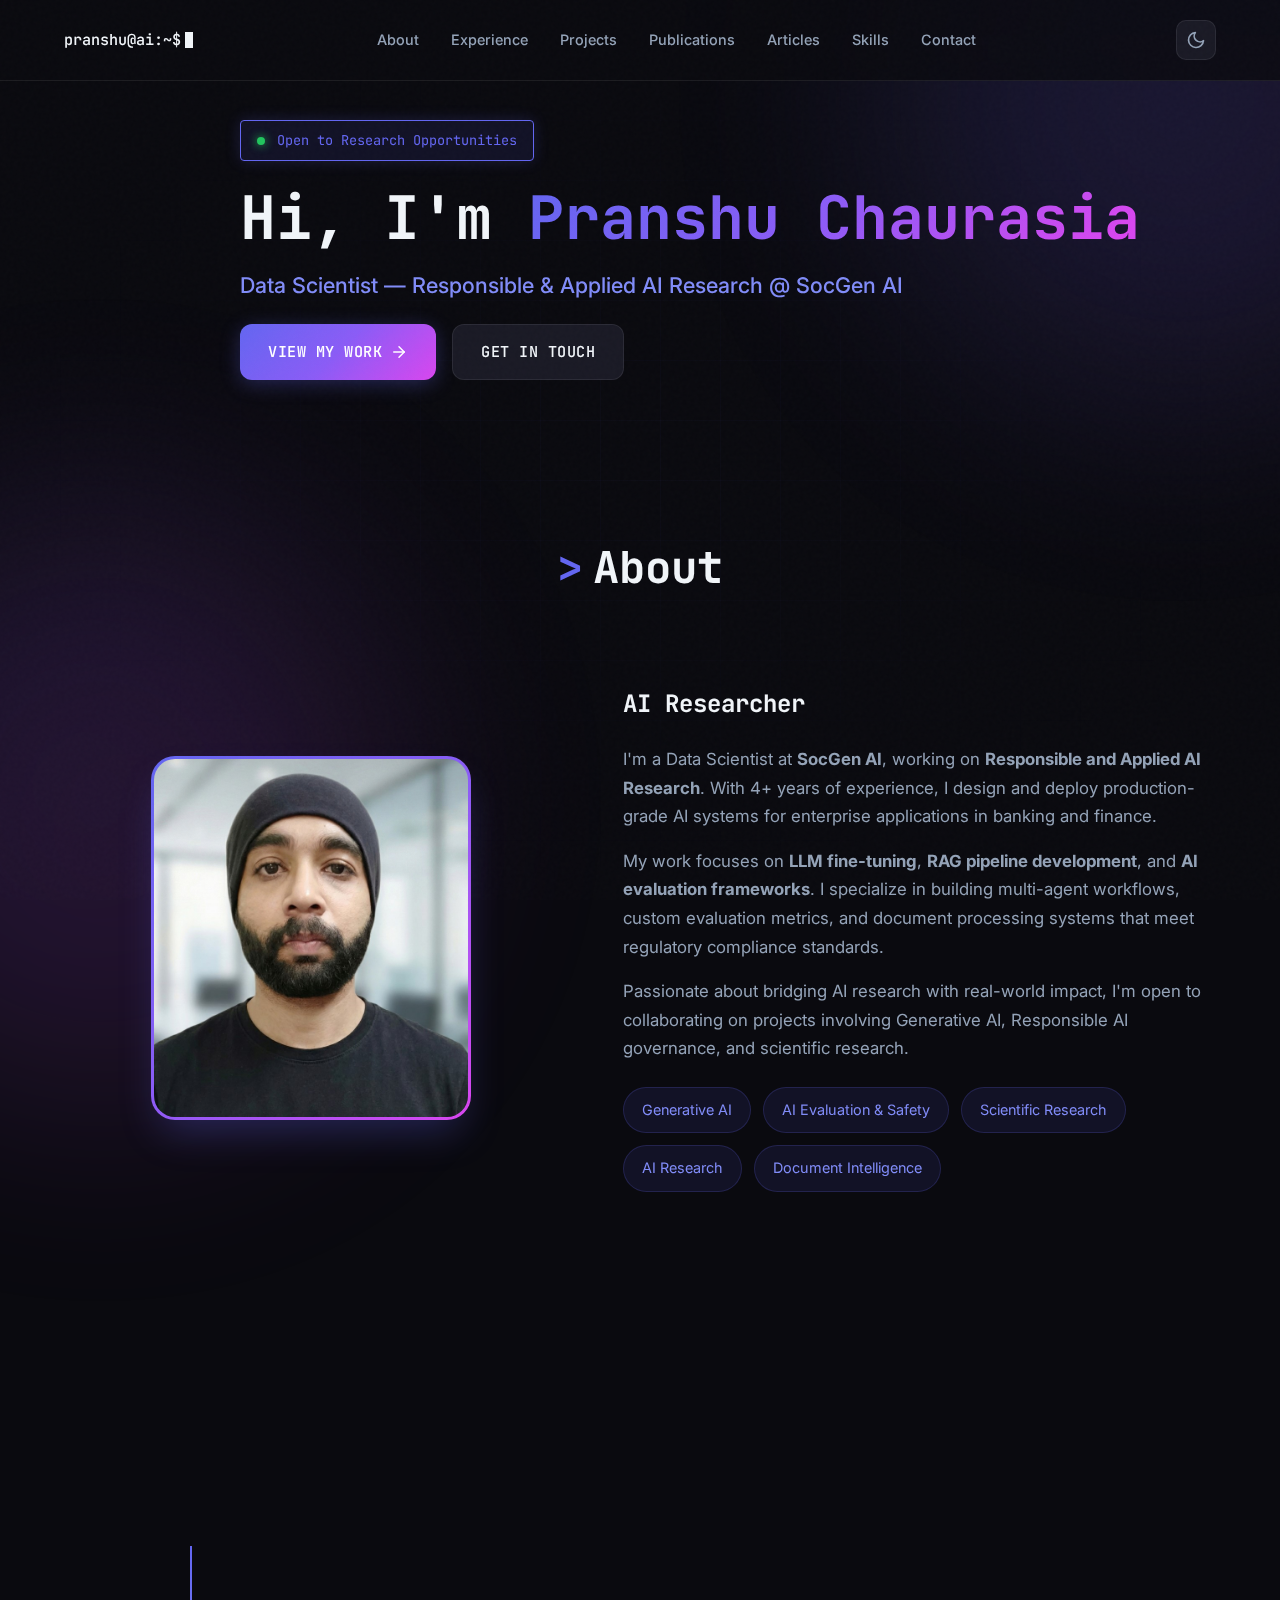
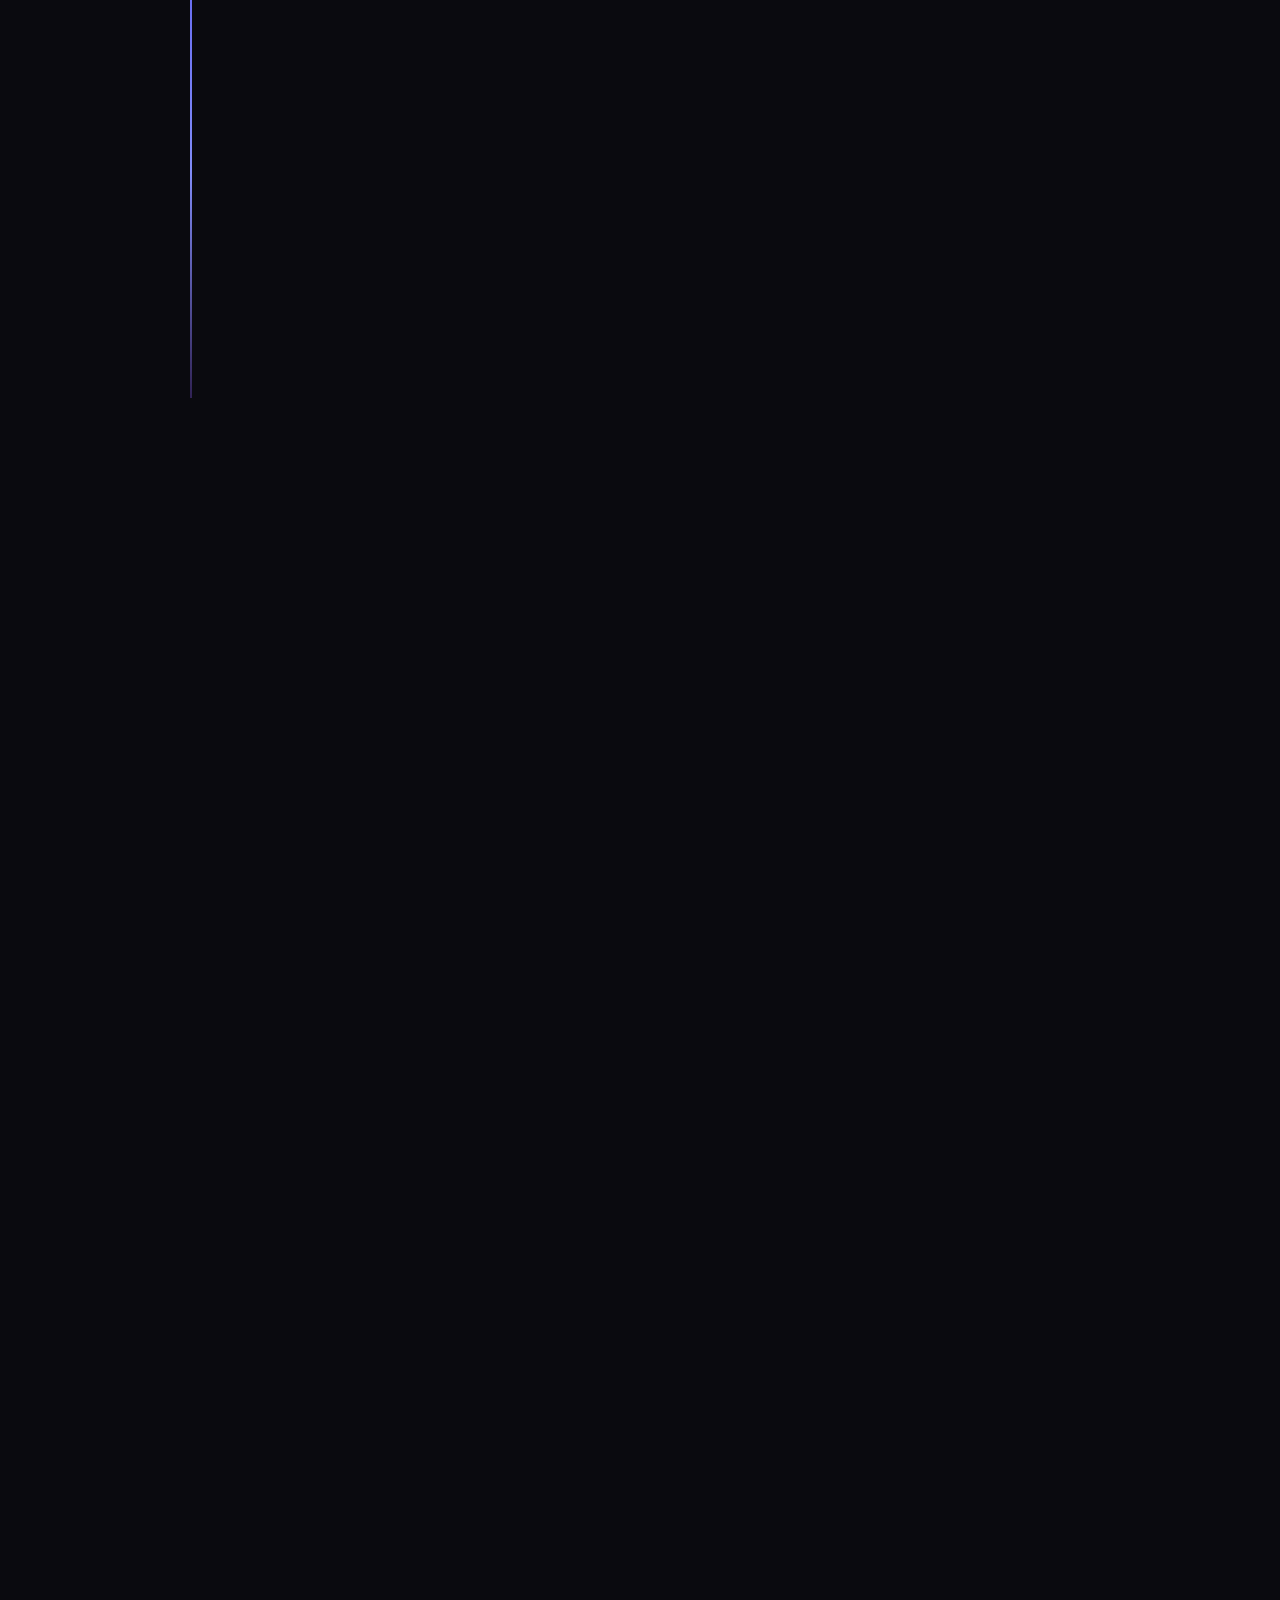
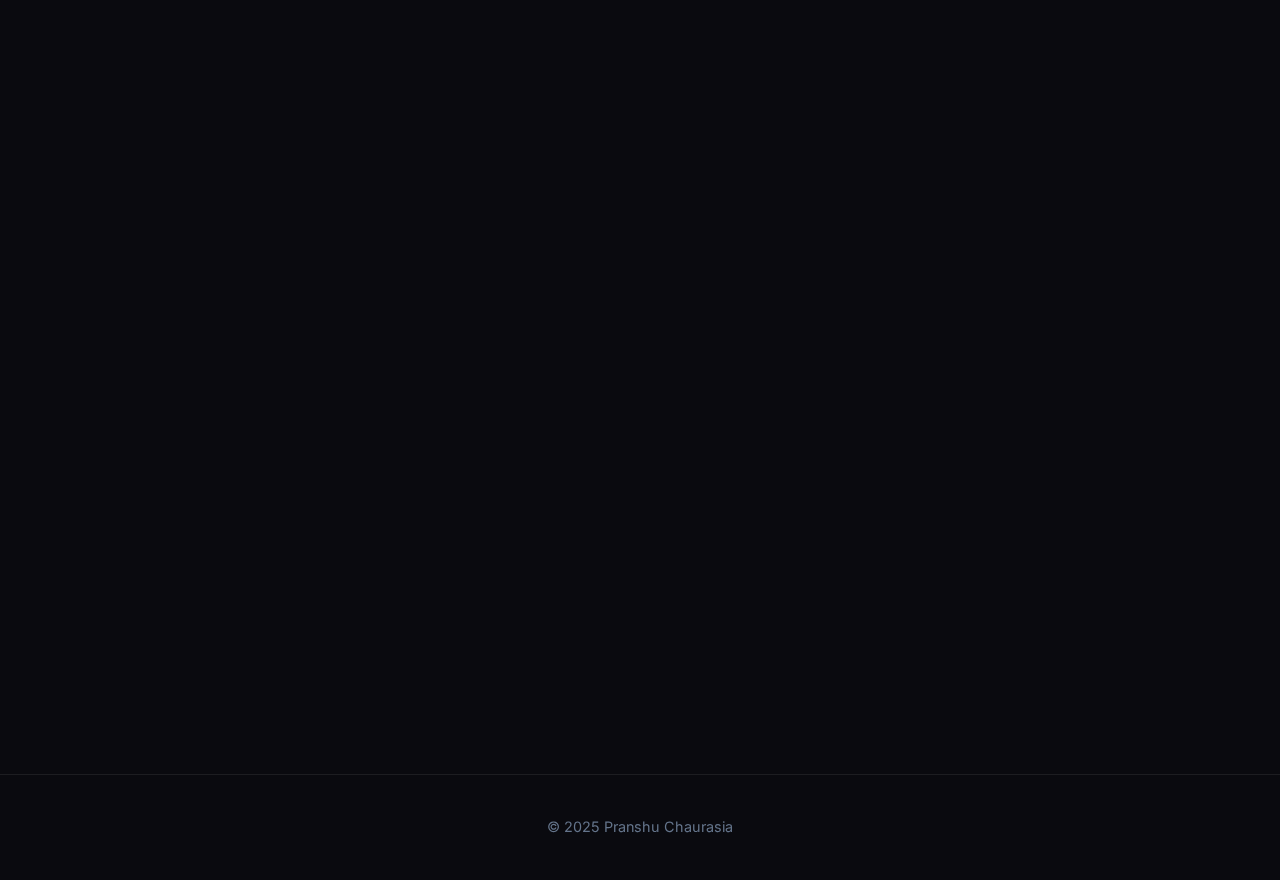
<file: index.html>
<!DOCTYPE html>
<html lang="en">

<head>
    <meta charset="UTF-8">
    <meta name="viewport" content="width=device-width, initial-scale=1.0">
    <title>Pranshu Chaurasia | Data Scientist & AI Researcher</title>
    <meta name="description"
        content="Data Scientist specializing in Document Intelligence, LLMs, and Responsible AI at Société Générale. 4+ years of experience building production AI systems.">
    <meta name="keywords"
        content="Data Scientist, LLM, RAG, Document AI, Machine Learning, AI Research, Société Générale">
    <meta name="author" content="Pranshu Chaurasia">
    <link rel="preconnect" href="https://fonts.googleapis.com">
    <link rel="preconnect" href="https://fonts.gstatic.com" crossorigin>
    <link
        href="https://fonts.googleapis.com/css2?family=Inter:wght@300;400;500;600;700&family=JetBrains+Mono:wght@400;500&display=swap"
        rel="stylesheet">

    <!-- Shared Styles (base styles, navigation, buttons) -->
    <link rel="stylesheet" href="assets/css/styles.css">

    <!-- Page-Specific Styles (theme variables in shared CSS) -->
    <style>
        /* Hero and page-specific component styles */
        /* Base styles, nav, grid, orbs are in shared CSS (assets/css/styles.css) */

        /* Typing animation for terminal logo (unique to home page) */
        .terminal-text {
            animation: typing 1.5s steps(15, end) forwards;
        }

        @keyframes typing {
            from {
                width: 0;
            }

            to {
                width: 100%;
            }
        }

        /* Hero */
        .hero {
            display: flex;
            align-items: center;
            padding: 120px 0 50px;
            position: relative;
        }

        .hero-content {
            max-width: 800px;
        }

        .hero-badge {
            display: inline-flex;
            align-items: center;
            gap: 12px;
            padding: 8px 16px;
            background: rgba(99, 102, 241, 0.1);
            border: 1px solid var(--accent-primary);
            border-radius: 4px;
            font-size: 0.85rem;
            color: var(--accent-primary);
            margin-bottom: 24px;
            animation: fadeInUp 0.6s ease;
            font-family: 'JetBrains Mono', monospace;
            box-shadow: 0 0 15px rgba(99, 102, 241, 0.2);
        }

        .hero-badge .dot {
            width: 8px;
            height: 8px;
            background: var(--success);
            border-radius: 50%;
            animation: pulse 2s infinite;
            box-shadow: 0 0 10px var(--success);
        }

        @keyframes pulse {

            0%,
            100% {
                opacity: 1;
            }

            50% {
                opacity: 0.5;
            }
        }

        .hero h1 {
            font-size: clamp(2.5rem, 6vw, 3.75rem);
            font-weight: 700;
            line-height: 1.1;
            margin-bottom: 16px;
            animation: fadeInUp 0.6s ease 0.1s backwards;
            white-space: nowrap;
        }

        .hero h1 .gradient-text {
            background: linear-gradient(135deg, #6366f1 0%, #8b5cf6 25%, #d946ef 50%, #8b5cf6 75%, #6366f1 100%);
            background-size: 200% auto;
            -webkit-background-clip: text;
            -webkit-text-fill-color: transparent;
            background-clip: text;
            animation: shimmer 3s linear infinite;
            white-space: nowrap;
        }

        @keyframes shimmer {
            to {
                background-position: 200% center;
            }
        }

        .hero-role {
            font-size: 1.35rem;
            color: var(--accent-secondary);
            margin-bottom: 20px;
            animation: fadeInUp 0.6s ease 0.15s backwards;
            font-weight: 500;
        }

        .hero-description {
            font-size: 1.1rem;
            color: var(--text-secondary);
            margin-bottom: 40px;
            max-width: 600px;
            animation: fadeInUp 0.6s ease 0.2s backwards;
        }

        .hero-stats {
            display: flex;
            gap: 40px;
            margin-bottom: 40px;
            animation: fadeInUp 0.6s ease 0.25s backwards;
        }

        .hero-stat {
            text-align: left;
        }

        .hero-stat-value {
            font-size: 2rem;
            font-weight: 700;
            background: var(--gradient-1);
            -webkit-background-clip: text;
            -webkit-text-fill-color: transparent;
        }

        .hero-stat-label {
            font-size: 0.85rem;
            color: var(--text-muted);
            text-transform: uppercase;
            letter-spacing: 1px;
            font-family: 'JetBrains Mono', monospace;
        }

        .hero-cta {
            display: flex;
            gap: 16px;
            flex-wrap: wrap;
            animation: fadeInUp 0.6s ease 0.3s backwards;
        }

        .btn {
            display: inline-flex;
            align-items: center;
            gap: 8px;
            padding: 14px 28px;
            font-size: 0.95rem;
            font-weight: 500;
            text-decoration: none;
            border-radius: 12px;
            transition: all 0.3s ease;
            cursor: pointer;
            border: none;
            font-family: 'JetBrains Mono', monospace;
            text-transform: uppercase;
            letter-spacing: 0.5px;
        }

        .btn-primary {
            background: var(--gradient-1);
            color: white;
            box-shadow: 0 4px 20px var(--accent-glow);
        }

        .btn-primary:hover {
            transform: translateY(-2px);
            box-shadow: 0 8px 30px var(--accent-glow);
        }

        .btn-secondary {
            background: var(--bg-tertiary);
            color: var(--text-primary);
            border: 1px solid var(--border-color);
        }

        .btn-secondary:hover {
            background: var(--bg-secondary);
            border-color: var(--accent-primary);
        }

        .social-links {
            display: flex;
            gap: 16px;
            margin-top: 48px;
            animation: fadeInUp 0.6s ease 0.4s backwards;
        }

        .social-link {
            width: 48px;
            height: 48px;
            display: flex;
            align-items: center;
            justify-content: center;
            background: var(--bg-tertiary);
            border: 1px solid var(--border-color);
            border-radius: 12px;
            color: var(--text-secondary);
            transition: all 0.3s ease;
        }

        .social-link:hover {
            background: var(--accent-primary);
            border-color: var(--accent-primary);
            color: white;
            transform: translateY(-4px);
        }

        .social-link svg {
            width: 22px;
            height: 22px;
        }

        /* Section Styles */
        section {
            padding: 100px 0;
        }

        .section-header {
            text-align: center;
            margin-bottom: 64px;
        }

        .section-label {
            display: inline-block;
            padding: 6px 14px;
            background: rgba(99, 102, 241, 0.1);
            border: 1px solid rgba(99, 102, 241, 0.2);
            border-radius: 50px;
            font-size: 0.8rem;
            font-weight: 500;
            color: var(--accent-secondary);
            text-transform: uppercase;
            letter-spacing: 1px;
            margin-bottom: 16px;
        }

        .section-title {
            font-size: clamp(2rem, 4vw, 2.75rem);
            font-weight: 700;
            margin-bottom: 16px;
            position: relative;
            display: inline-block;
        }

        .section-title::before {
            content: ">";
            color: var(--accent-primary);
            margin-right: 10px;
            animation: blink 1s step-end infinite;
        }

        .section-subtitle {
            font-size: 1.1rem;
            color: var(--text-secondary);
            max-width: 600px;
            margin: 0 auto;
        }

        /* About */
        .about-content {
            display: grid;
            grid-template-columns: 1fr 1.2fr;
            gap: 64px;
            align-items: center;
        }

        .about-image-wrapper {
            position: relative;
            border-radius: 24px;
            overflow: hidden;
            background: var(--gradient-1);
            padding: 3px;
            max-width: 320px;
            margin: 0 auto;
            box-shadow: 0 20px 40px -10px rgba(99, 102, 241, 0.3);
        }

        .about-image-inner {
            background: var(--bg-secondary);
            border-radius: 21px;
            overflow: hidden;
            display: flex;
        }

        .about-avatar {
            width: 100%;
            height: auto;
            display: block;
            object-fit: cover;
        }

        .about-text h3 {
            font-size: 1.5rem;
            margin-bottom: 20px;
        }

        .about-text p {
            color: var(--text-secondary);
            margin-bottom: 16px;
            font-size: 1.05rem;
        }

        .about-highlights {
            display: flex;
            flex-wrap: wrap;
            gap: 12px;
            margin-top: 24px;
        }

        .highlight-tag {
            padding: 10px 18px;
            background: rgba(99, 102, 241, 0.1);
            border: 1px solid rgba(99, 102, 241, 0.2);
            border-radius: 25px;
            font-size: 0.9rem;
            color: var(--accent-secondary);
            transition: all 0.3s ease;
            cursor: default;
        }

        .highlight-tag:hover {
            background: rgba(99, 102, 241, 0.2);
            border-color: var(--accent-primary);
            transform: translateY(-2px);
            box-shadow: 0 4px 15px rgba(99, 102, 241, 0.2);
        }

        /* Experience */
        .timeline {
            position: relative;
            max-width: 900px;
            margin: 0 auto;
        }

        .timeline::before {
            content: '';
            position: absolute;
            left: 0;
            top: 0;
            bottom: 0;
            width: 2px;
            background: linear-gradient(180deg, var(--accent-primary) 0%, var(--accent-secondary) 50%, rgba(139, 92, 246, 0.3) 100%);
        }

        .timeline-item {
            position: relative;
            padding-left: 40px;
            padding-bottom: 48px;
        }

        .timeline-item:last-child {
            padding-bottom: 0;
        }

        .timeline-dot {
            position: absolute;
            left: -7px;
            top: 8px;
            width: 16px;
            height: 16px;
            border-radius: 50%;
            background: var(--accent-primary);
            border: 3px solid var(--bg-primary);
            box-shadow: 0 0 0 3px rgba(99, 102, 241, 0.2);
            transition: all 0.3s ease;
        }

        .timeline-item:hover .timeline-dot {
            transform: scale(1.2);
            box-shadow: 0 0 0 5px rgba(99, 102, 241, 0.3);
        }

        .timeline-item.current .timeline-dot {
            background: var(--success);
            box-shadow: 0 0 0 4px rgba(34, 197, 94, 0.2), 0 0 20px rgba(34, 197, 94, 0.4);
            animation: pulseGlow 2s ease-in-out infinite;
        }

        @keyframes pulseGlow {

            0%,
            100% {
                box-shadow: 0 0 0 4px rgba(34, 197, 94, 0.2), 0 0 20px rgba(34, 197, 94, 0.4);
            }

            50% {
                box-shadow: 0 0 0 6px rgba(34, 197, 94, 0.3), 0 0 30px rgba(34, 197, 94, 0.6);
            }
        }

        .timeline-header {
            display: flex;
            align-items: flex-start;
            justify-content: space-between;
            flex-wrap: wrap;
            gap: 8px;
            margin-bottom: 12px;
        }

        .timeline-role {
            font-size: 1.25rem;
            font-weight: 600;
        }

        .timeline-company {
            color: var(--accent-secondary);
            font-weight: 500;
        }

        .timeline-period {
            font-size: 0.9rem;
            color: var(--text-muted);
            background: var(--bg-tertiary);
            padding: 4px 12px;
            border-radius: 20px;
        }

        .timeline-description {
            color: var(--text-secondary);
        }

        .timeline-projects {
            margin-top: 16px;
        }

        .timeline-project {
            background: var(--bg-secondary);
            border: 1px solid var(--border-color);
            border-radius: 12px;
            padding: 20px;
            margin-top: 12px;
        }

        .timeline-project h4 {
            font-size: 1rem;
            margin-bottom: 8px;
            color: var(--text-primary);
        }

        .timeline-project p {
            font-size: 0.9rem;
            color: var(--text-secondary);
            margin: 0;
        }

        /* Skills */
        .skills-grid {
            display: grid;
            grid-template-columns: repeat(auto-fit, minmax(280px, 1fr));
            gap: 24px;
        }

        .skill-card {
            background: var(--bg-secondary);
            border: 1px solid var(--border-color);
            border-radius: 16px;
            padding: 28px;
            transition: all 0.3s ease;
            position: relative;
            overflow: hidden;
        }

        .skill-card::before {
            content: '';
            position: absolute;
            top: 0;
            left: 0;
            right: 0;
            height: 3px;
            background: var(--gradient-1);
            opacity: 0;
            transition: opacity 0.3s ease;
        }

        .skill-card:hover {
            transform: translateY(-4px);
            border-color: var(--accent-primary);
            box-shadow: 0 12px 40px rgba(99, 102, 241, 0.15);
        }

        .skill-card:hover::before {
            opacity: 1;
        }

        .skill-card h3 {
            font-size: 1.1rem;
            margin-bottom: 16px;
            color: var(--text-primary);
            position: relative;
            padding-left: 12px;
        }

        .skill-card h3::before {
            content: '';
            position: absolute;
            left: 0;
            top: 50%;
            transform: translateY(-50%);
            width: 4px;
            height: 70%;
            background: var(--gradient-1);
            border-radius: 2px;
        }

        .skill-tags {
            display: flex;
            flex-wrap: wrap;
            gap: 8px;
        }

        .skill-tag {
            padding: 6px 14px;
            background: rgba(99, 102, 241, 0.1);
            border: 1px solid rgba(99, 102, 241, 0.2);
            border-radius: 20px;
            font-size: 0.8rem;
            color: var(--accent-secondary);
            font-family: 'JetBrains Mono', monospace;
            transition: all 0.2s ease;
        }

        .skill-tag:hover {
            background: rgba(99, 102, 241, 0.2);
            border-color: var(--accent-primary);
            transform: translateY(-2px);
        }

        /* Projects */
        .projects-grid {
            display: grid;
            grid-template-columns: repeat(auto-fit, minmax(340px, 1fr));
            gap: 28px;
        }

        .project-card {
            background: var(--bg-secondary);
            border: 1px solid var(--border-color);
            border-radius: 16px;
            overflow: hidden;
            transition: all 0.4s cubic-bezier(0.175, 0.885, 0.32, 1.275);
            position: relative;
        }

        .project-card::before {
            content: '';
            position: absolute;
            top: 0;
            left: 0;
            width: 100%;
            height: 3px;
            background: var(--gradient-1);
            opacity: 0;
            transition: opacity 0.3s ease;
        }

        .project-card::after {
            content: '';
            position: absolute;
            inset: 0;
            background: linear-gradient(180deg, transparent 0%, rgba(99, 102, 241, 0.05) 100%);
            opacity: 0;
            transition: opacity 0.3s ease;
            pointer-events: none;
        }

        .project-card:hover::before {
            opacity: 1;
        }

        .project-card:hover::after {
            opacity: 1;
        }

        .project-card:hover {
            transform: translateY(-12px) scale(1.02);
            border-color: var(--accent-primary);
            box-shadow: 0 30px 60px rgba(99, 102, 241, 0.2), 0 0 40px rgba(99, 102, 241, 0.1);
        }

        .project-card.featured {
            grid-column: span 2;
        }

        .project-image {
            height: 180px;
            background: linear-gradient(135deg, var(--bg-tertiary) 0%, rgba(99, 102, 241, 0.1) 50%, var(--bg-primary) 100%);
            background-size: 200% 200%;
            display: flex;
            align-items: center;
            justify-content: center;
            font-size: 3.5rem;
            border-bottom: 1px solid var(--border-color);
            transition: background-position 0.5s ease;
        }

        .project-card:hover .project-image {
            background-position: 100% 100%;
        }

        .project-content {
            padding: 24px;
        }

        .project-content h3 {
            font-size: 1.2rem;
            margin-bottom: 10px;
        }

        .project-content p {
            color: var(--text-secondary);
            font-size: 0.9rem;
            margin-bottom: 16px;
        }

        .project-tech {
            display: flex;
            flex-wrap: wrap;
            gap: 6px;
            margin-bottom: 16px;
        }

        .project-tech span {
            padding: 4px 10px;
            background: rgba(99, 102, 241, 0.1);
            border-radius: 6px;
            font-size: 0.75rem;
            color: var(--accent-secondary);
            font-family: 'JetBrains Mono', monospace;
        }

        .project-link {
            display: inline-flex;
            align-items: center;
            gap: 6px;
            color: var(--accent-secondary);
            text-decoration: none;
            font-size: 0.9rem;
            font-weight: 500;
            transition: color 0.3s ease;
        }

        .project-link:hover {
            color: var(--accent-primary);
        }

        .project-link svg {
            width: 16px;
            height: 16px;
        }

        /* Publications */
        .publications-list {
            max-width: 900px;
            margin: 0 auto;
        }

        .publication-card {
            background: var(--bg-secondary);
            border: 1px solid var(--border-color);
            border-radius: 16px;
            padding: 28px;
            margin-bottom: 20px;
            transition: all 0.3s ease;
        }

        .publication-card:hover {
            border-color: var(--accent-primary);
        }

        .publication-venue {
            display: inline-block;
            padding: 4px 12px;
            background: rgba(99, 102, 241, 0.15);
            border-radius: 6px;
            font-size: 0.8rem;
            color: var(--accent-secondary);
            font-weight: 500;
            margin-bottom: 12px;
        }

        .publication-title {
            font-size: 1.15rem;
            font-weight: 600;
            margin-bottom: 10px;
        }

        .publication-authors {
            font-size: 0.9rem;
            color: var(--text-muted);
            margin-bottom: 12px;
        }

        .publication-abstract {
            font-size: 0.9rem;
            color: var(--text-secondary);
            line-height: 1.6;
        }

        .publication-links {
            display: flex;
            gap: 12px;
            margin-top: 16px;
        }

        .pub-link {
            display: inline-flex;
            align-items: center;
            gap: 6px;
            padding: 8px 16px;
            background: var(--bg-tertiary);
            border-radius: 8px;
            color: var(--text-secondary);
            text-decoration: none;
            font-size: 0.85rem;
            transition: all 0.3s ease;
        }

        .pub-link:hover {
            background: var(--accent-primary);
            color: white;
        }

        /* Contact */
        .contact-wrapper {
            max-width: 700px;
            margin: 0 auto;
            text-align: center;
        }

        .contact-card {
            background: linear-gradient(135deg, rgba(18, 18, 26, 0.9) 0%, rgba(26, 26, 37, 0.9) 100%);
            border: 1px solid rgba(99, 102, 241, 0.2);
            border-radius: 24px;
            padding: 56px 48px;
            position: relative;
            overflow: hidden;
            backdrop-filter: blur(10px);
        }

        .contact-card::before {
            content: '';
            position: absolute;
            top: 0;
            left: 0;
            right: 0;
            height: 3px;
            background: var(--gradient-1);
        }

        .contact-card::after {
            content: '';
            position: absolute;
            top: -50%;
            right: -50%;
            width: 100%;
            height: 100%;
            background: radial-gradient(circle, rgba(99, 102, 241, 0.1) 0%, transparent 70%);
            pointer-events: none;
        }

        .contact-card h3 {
            font-size: 2rem;
            margin-bottom: 16px;
            background: var(--gradient-1);
            -webkit-background-clip: text;
            -webkit-text-fill-color: transparent;
            background-clip: text;
        }

        .contact-card p {
            color: var(--text-secondary);
            margin-bottom: 32px;
            font-size: 1.1rem;
        }

        .contact-links {
            display: flex;
            justify-content: center;
            gap: 16px;
            flex-wrap: wrap;
        }

        .contact-email {
            font-size: 1.1rem;
            color: var(--accent-secondary);
            margin-bottom: 24px;
        }

        /* Footer */
        footer {
            padding: 40px 0;
            border-top: 1px solid var(--border-color);
            text-align: center;
        }

        footer p {
            color: var(--text-muted);
            font-size: 0.9rem;
        }

        footer .heart {
            color: #ef4444;
        }

        /* Animations */
        @keyframes fadeInUp {
            from {
                opacity: 0;
                transform: translateY(30px);
            }

            to {
                opacity: 1;
                transform: translateY(0);
            }
        }

        .fade-in {
            opacity: 0;
            transform: translateY(30px);
            transition: all 0.6s ease;
        }

        .fade-in.visible {
            opacity: 1;
            transform: translateY(0);
        }

        /* Responsive */
        @media (max-width: 992px) {
            .about-content {
                grid-template-columns: 1fr;
                gap: 48px;
            }

            .about-image-wrapper {
                max-width: 320px;
                margin: 0 auto;
            }

            .project-card.featured {
                grid-column: span 1;
            }
        }

        @media (max-width: 768px) {
            .nav-links {
                display: none;
                position: absolute;
                top: 100%;
                left: 0;
                right: 0;
                flex-direction: column;
                background: var(--bg-secondary);
                padding: 24px;
                gap: 16px;
                border-bottom: 1px solid var(--border-color);
            }

            .nav-links.active {
                display: flex;
            }

            .mobile-menu-btn {
                display: flex;
            }

            .hero h1 {
                font-size: 2rem;
                white-space: normal;
            }

            .hero h1 .gradient-text {
                white-space: normal;
            }

            .hero-stats {
                gap: 24px;
            }

            .hero-stat-value {
                font-size: 1.5rem;
            }

            .projects-grid {
                grid-template-columns: 1fr;
            }

            section {
                padding: 60px 0;
            }

            .timeline::before {
                left: 6px;
            }

            .timeline-item {
                padding-left: 32px;
            }

            .timeline-dot {
                left: 0;
            }

            .contact-card {
                padding: 32px 24px;
            }
        }

        /* Light Mode Overrides */
        [data-theme="light"] .contact-card {
            background: linear-gradient(135deg, rgba(255, 255, 255, 0.95) 0%, rgba(245, 244, 242, 0.95) 100%);
            border: 1px solid rgba(99, 102, 241, 0.3);
            box-shadow: 0 8px 32px rgba(99, 102, 241, 0.1);
        }

        [data-theme="light"] .contact-card::after {
            background: radial-gradient(circle, rgba(99, 102, 241, 0.05) 0%, transparent 70%);
        }

        [data-theme="light"] .social-btn {
            background: var(--bg-secondary);
            border-color: var(--border-color);
            color: var(--text-primary);
        }

        [data-theme="light"] .social-btn:hover {
            border-color: var(--accent-primary);
            color: var(--accent-primary);
        }

        [data-theme="light"] .social-btn.primary {
            background: var(--gradient-1);
            border-color: transparent;
            color: white;
        }
    </style>
</head>

<body>
    <div class="grid-background"></div>
    <div class="noise-overlay"></div>
    <div class="glow-orb glow-orb-1"></div>
    <div class="glow-orb glow-orb-2"></div>

    <nav>
        <div class="container">
            <a href="#hero" class="logo"><span class="terminal-text">pranshu@ai:~$</span><span
                    class="terminal-cursor"></span></a>
            <ul class="nav-links" id="navLinks">
                <li><a href="#about">About</a></li>
                <li><a href="#experience">Experience</a></li>
                <li><a href="#projects">Projects</a></li>
                <li><a href="#publications">Publications</a></li>
                <li><a href="articles/index.html">Articles</a></li>
                <li><a href="#skills">Skills</a></li>
                <li><a href="#contact">Contact</a></li>
            </ul>
            <button class="theme-toggle" id="themeToggle" aria-label="Toggle theme">
                <!-- Sun icon (shown in light mode) -->
                <svg class="sun-icon" xmlns="http://www.w3.org/2000/svg" width="20" height="20" viewBox="0 0 24 24"
                    fill="none" stroke="currentColor" stroke-width="2" stroke-linecap="round" stroke-linejoin="round">
                    <circle cx="12" cy="12" r="5" />
                    <line x1="12" y1="1" x2="12" y2="3" />
                    <line x1="12" y1="21" x2="12" y2="23" />
                    <line x1="4.22" y1="4.22" x2="5.64" y2="5.64" />
                    <line x1="18.36" y1="18.36" x2="19.78" y2="19.78" />
                    <line x1="1" y1="12" x2="3" y2="12" />
                    <line x1="21" y1="12" x2="23" y2="12" />
                    <line x1="4.22" y1="19.78" x2="5.64" y2="18.36" />
                    <line x1="18.36" y1="5.64" x2="19.78" y2="4.22" />
                </svg>
                <!-- Moon icon (shown in dark mode) -->
                <svg class="moon-icon" xmlns="http://www.w3.org/2000/svg" width="20" height="20" viewBox="0 0 24 24"
                    fill="none" stroke="currentColor" stroke-width="2" stroke-linecap="round" stroke-linejoin="round">
                    <path d="M21 12.79A9 9 0 1 1 11.21 3 7 7 0 0 0 21 12.79z" />
                </svg>
            </button>
            <button class="mobile-menu-btn" id="mobileMenuBtn" aria-label="Toggle menu">
                <span></span><span></span><span></span>
            </button>
        </div>
    </nav>

    <section class="hero" id="hero">
        <div class="container">
            <div class="hero-content">
                <div class="hero-badge"><span class="dot"></span>Open to Research Opportunities</div>
                <h1>Hi, I'm <span class="gradient-text">Pranshu Chaurasia</span></h1>
                <p class="hero-role">Data Scientist — Responsible & Applied AI Research @ SocGen AI</p>


                <div class="hero-cta">
                    <a href="#projects" class="btn btn-primary">View My Work <svg xmlns="http://www.w3.org/2000/svg"
                            width="18" height="18" viewBox="0 0 24 24" fill="none" stroke="currentColor"
                            stroke-width="2" stroke-linecap="round" stroke-linejoin="round">
                            <path d="M5 12h14" />
                            <path d="m12 5 7 7-7 7" />
                        </svg></a>
                    <a href="#contact" class="btn btn-secondary">Get in Touch</a>
                </div>

            </div>
        </div>
    </section>

    <section id="about">
        <div class="container">
            <div class="section-header fade-in">
                <h2 class="section-title">About</h2>
            </div>
            <div class="about-content">
                <div class="about-image-wrapper fade-in">
                    <div class="about-image-inner">
                        <img src="assets/images/profile.jpg" alt="Pranshu Chaurasia" class="about-avatar">
                    </div>
                </div>
                <div class="about-text fade-in">
                    <h3>AI Researcher</h3>
                    <p>I'm a Data Scientist at <strong>SocGen AI</strong>, working on <strong>Responsible and Applied AI
                            Research</strong>. With 4+ years of experience, I design and deploy production-grade AI
                        systems for enterprise applications in banking and finance.</p>
                    <p>My work focuses on <strong>LLM fine-tuning</strong>, <strong>RAG pipeline development</strong>,
                        and <strong>AI evaluation frameworks</strong>. I specialize in building multi-agent workflows,
                        custom evaluation metrics, and document processing systems that meet regulatory compliance
                        standards.</p>
                    <p>Passionate about bridging AI research with real-world impact, I'm open to collaborating on
                        projects involving Generative AI, Responsible AI governance, and scientific research.</p>
                    <div class="about-highlights">
                        <span class="highlight-tag">Generative AI</span>
                        <span class="highlight-tag">AI Evaluation & Safety</span>
                        <span class="highlight-tag">Scientific Research</span>
                        <span class="highlight-tag">AI Research</span>
                        <span class="highlight-tag">Document Intelligence</span>
                    </div>
                </div>
            </div>
        </div>
    </section>

    <section id="experience">
        <div class="container">
            <div class="section-header fade-in">
                <h2 class="section-title">Experience</h2>
            </div>
            <div class="timeline">
                <div class="timeline-item current fade-in">
                    <div class="timeline-dot"></div>
                    <div class="timeline-header">
                        <div><span class="timeline-role">Data Scientist – Responsible and Applied AI Research</span> —
                            <span class="timeline-company">SocGen AI</span>
                        </div>
                        <span class="timeline-period">Feb 2025 – Present</span>
                    </div>
                    <p class="timeline-description">Part of SocGen AI, a dedicated entity within the Group focused on
                        accelerating AI integration to automate and optimize banking processes. Working on responsible
                        AI deployment, regulatory compliance (EU AI Act), and building innovative solutions with strong
                        emphasis on operational efficiency.</p>
                </div>
                <div class="timeline-item fade-in">
                    <div class="timeline-dot"></div>
                    <div class="timeline-header">
                        <div><span class="timeline-role">Data Scientist – AIS</span> — <span
                                class="timeline-company">Société Générale</span></div>
                        <span class="timeline-period">2023 – 2025</span>
                    </div>
                    <p class="timeline-description">Built end-to-end Document Intelligence solutions including automated
                        document validation pipelines, on-premise RAG systems for financial documents, and LLM-based
                        compliance assessment tools.</p>
                </div>
                <div class="timeline-item fade-in">
                    <div class="timeline-dot"></div>
                    <div class="timeline-header">
                        <div><span class="timeline-role">Big Data Engineer</span> — <span
                                class="timeline-company">Société Générale</span></div>
                        <span class="timeline-period">2021 – 2023</span>
                    </div>
                </div>
                <div class="timeline-item fade-in">
                    <div class="timeline-dot"></div>
                    <div class="timeline-header">
                        <div><span class="timeline-role">MATLAB Intern</span> — <span class="timeline-company">PANTECH
                                SOLUTIONS Pvt. Ltd.</span></div>
                        <span class="timeline-period">Sep 2020</span>
                    </div>
                </div>
            </div>
        </div>
    </section>

    <section id="projects">
        <div class="container">
            <div class="section-header fade-in">
                <h2 class="section-title">Projects</h2>
            </div>
            <div class="projects-grid">
                <div class="project-card fade-in">
                    <div class="project-content">
                        <h3>Image Indexing & Retrieval with Qdrant</h3>
                        <p>Efficient image indexing and retrieval using Qdrant with multimodal models including ColPali,
                            ColQwen, VDR-2B-Multi-V1, and Jina embeddings v4. Enables scalable semantic search across
                            large image datasets.</p>
                        <div class="project-tech"><span>Qdrant</span><span>ColPali</span><span>Multimodal
                                Search</span><span>Vector DB</span></div>
                        <a href="https://github.com/pranshuchaurasia/image-indexing-and-retrival-with-qdrant"
                            target="_blank" rel="noopener noreferrer" class="project-link"><svg
                                xmlns="http://www.w3.org/2000/svg" width="16" height="16" viewBox="0 0 24 24"
                                fill="currentColor">
                                <path
                                    d="M12 0c-6.626 0-12 5.373-12 12 0 5.302 3.438 9.8 8.207 11.387.599.111.793-.261.793-.577v-2.234c-3.338.726-4.033-1.416-4.033-1.416-.546-1.387-1.333-1.756-1.333-1.756-1.089-.745.083-.729.083-.729 1.205.084 1.839 1.237 1.839 1.237 1.07 1.834 2.807 1.304 3.492.997.107-.775.418-1.305.762-1.604-2.665-.305-5.467-1.334-5.467-5.931 0-1.311.469-2.381 1.236-3.221-.124-.303-.535-1.524.117-3.176 0 0 1.008-.322 3.301 1.23.957-.266 1.983-.399 3.003-.404 1.02.005 2.047.138 3.006.404 2.291-1.552 3.297-1.23 3.297-1.23.653 1.653.242 2.874.118 3.176.77.84 1.235 1.911 1.235 3.221 0 4.609-2.807 5.624-5.479 5.921.43.372.823 1.102.823 2.222v3.293c0 .319.192.694.801.576 4.765-1.589 8.199-6.086 8.199-11.386 0-6.627-5.373-12-12-12z" />
                            </svg> View on GitHub</a>
                    </div>
                </div>
                <div class="project-card fade-in">
                    <div class="project-content">
                        <h3>Automated Industrial Robots Simulation</h3>
                        <p>Simulation of automated industrial robots in cylinder liner production lines demonstrating
                            73.42% improved efficiency and 34.78% reduction in manufacturing time compared to manual
                            processes.</p>
                        <div class="project-tech"><span>Robotics</span><span>Simulation</span><span>Industrial
                                Automation</span></div>
                        <a href="https://ieeexplore.ieee.org/document/9545017" target="_blank" rel="noopener noreferrer"
                            class="project-link"><svg xmlns="http://www.w3.org/2000/svg" width="16" height="16"
                                viewBox="0 0 24 24" fill="none" stroke="currentColor" stroke-width="2"
                                stroke-linecap="round" stroke-linejoin="round">
                                <path d="M18 13v6a2 2 0 0 1-2 2H5a2 2 0 0 1-2-2V8a2 2 0 0 1 2-2h6" />
                                <polyline points="15 3 21 3 21 9" />
                                <line x1="10" y1="14" x2="21" y2="3" />
                            </svg> View IEEE Paper</a>
                    </div>
                </div>
                <div class="project-card fade-in">
                    <div class="project-content">
                        <h3>Low-Cost Humanoid Head Design</h3>
                        <p>Developed two novel humanoid heads (Flat Affect & Symbolic)
                            with a unique 3-servo eye mechanism achieving 71.76% volume reduction and 46.80% power
                            savings. Integrated EmotionNet on Jetson Nano for real-time facial analysis.</p>
                        <div class="project-tech"><span>Robotics</span><span>Computer Vision</span><span>Jetson
                                Nano</span><span>EmotionNet</span></div>
                        <a href="https://ieeexplore.ieee.org/abstract/document/10099206" target="_blank"
                            rel="noopener noreferrer" class="project-link"><svg xmlns="http://www.w3.org/2000/svg"
                                width="16" height="16" viewBox="0 0 24 24" fill="none" stroke="currentColor"
                                stroke-width="2" stroke-linecap="round" stroke-linejoin="round">
                                <path d="M18 13v6a2 2 0 0 1-2 2H5a2 2 0 0 1-2-2V8a2 2 0 0 1 2-2h6" />
                                <polyline points="15 3 21 3 21 9" />
                                <line x1="10" y1="14" x2="21" y2="3" />
                            </svg> View IEEE Paper</a>
                    </div>
                </div>
            </div>
        </div>
    </section>

    <section id="publications">
        <div class="container">
            <div class="section-header fade-in">
                <h2 class="section-title">Publications</h2>
            </div>
            <div class="publications-list">
                <div class="publication-card fade-in">
                    <span class="publication-venue">IEEE CCWC 2023</span>
                    <h3 class="publication-title">Symbolic and Flat Affect Humanoid Head Design for Modular Humanoid
                        Robots</h3>
                    <p class="publication-authors">P. Chaurasia, R. A. Viji, A. P. Chavan, et al.</p>
                    <p class="publication-abstract">Novel 3-servo eye mechanism achieving 71.76% volume reduction and
                        46.80% power savings compared to traditional 6-servo designs. Developed two distinct humanoid
                        heads with modular integration capabilities.</p>
                    <div class="publication-links"><a href="https://ieeexplore.ieee.org/abstract/document/10099206"
                            target="_blank" class="pub-link">📄 View Paper</a></div>
                </div>
                <div class="publication-card fade-in">
                    <span class="publication-venue">IEEE ASIANCON 2021</span>
                    <h3 class="publication-title">Design and Implementation of Automated Industrial Robots in Cylinder
                        Liner Production Lines</h3>
                    <p class="publication-authors">P. Chaurasia, R. Antony Viji, et al.</p>
                    <p class="publication-abstract">Simulation of automated industrial robots demonstrating 73.42%
                        improved efficiency and 34.78% reduction in manufacturing time compared to manual processes.</p>
                    <div class="publication-links"><a href="https://ieeexplore.ieee.org/document/9545017"
                            target="_blank" class="pub-link">📄 View Paper</a></div>
                </div>
            </div>
        </div>
    </section>

    <section id="skills">
        <div class="container">
            <div class="section-header fade-in">
                <h2 class="section-title">Skills</h2>
            </div>
            <div class="skills-grid">
                <div class="skill-card fade-in">
                    <h3>Languages</h3>
                    <div class="skill-tags"><span class="skill-tag">Python</span><span class="skill-tag">SQL</span>
                    </div>
                </div>
                <div class="skill-card fade-in">
                    <h3>NLP / Generative AI</h3>
                    <div class="skill-tags"><span class="skill-tag">RAG Pipelines</span><span
                            class="skill-tag">LLMs</span><span class="skill-tag">Prompt Engineering</span><span
                            class="skill-tag">Fine-tuning (PEFT, LoRA, GRPO)</span><span
                            class="skill-tag">Unsloth</span></div>
                </div>
                <div class="skill-card fade-in">
                    <h3>Frameworks & Libraries</h3>
                    <div class="skill-tags"><span class="skill-tag">PyTorch</span><span
                            class="skill-tag">Kedro</span><span class="skill-tag">LangChain</span><span
                            class="skill-tag">LlamaIndex</span><span class="skill-tag">LangGraph</span></div>
                </div>
                <div class="skill-card fade-in">
                    <h3>Computer Vision</h3>
                    <div class="skill-tags"><span class="skill-tag">Document Layout Analysis</span><span
                            class="skill-tag">OCR</span><span class="skill-tag">Object Detection</span><span
                            class="skill-tag">Vision Transformers</span><span class="skill-tag">CNN</span></div>
                </div>
                <div class="skill-card fade-in">
                    <h3>Cloud & MLOps</h3>
                    <div class="skill-tags"><span class="skill-tag">Azure AI Studio</span><span
                            class="skill-tag">Docker</span><span class="skill-tag">Git</span></div>
                </div>
                <div class="skill-card fade-in">
                    <h3>Databases</h3>
                    <div class="skill-tags"><span class="skill-tag">Qdrant</span><span
                            class="skill-tag">Weaviate</span><span class="skill-tag">FAISS</span><span
                            class="skill-tag">PostgreSQL</span><span class="skill-tag">MongoDB</span></div>
                </div>
                <div class="skill-card fade-in">
                    <h3>AI Evaluation & Safety</h3>
                    <div class="skill-tags"><span class="skill-tag">G-Eval</span><span class="skill-tag">Adversarial
                            Testing</span><span class="skill-tag">Hallucination Detection</span><span
                            class="skill-tag">MRM</span><span class="skill-tag">EU AI Act Compliance</span></div>
                </div>
                <div class="skill-card fade-in">
                    <h3>Core Skills</h3>
                    <div class="skill-tags"><span class="skill-tag">Statistics</span><span class="skill-tag">Scientific
                            Research</span><span class="skill-tag">RLHF</span><span class="skill-tag">Supervised
                            Learning</span><span class="skill-tag">Unsupervised Learning</span></div>
                </div>
            </div>
        </div>
    </section>

    <section id="contact">
        <div class="container">
            <div class="contact-wrapper fade-in">
                <div class="contact-card">
                    <h3>Find Me Online</h3>
                    <p>Connect with me on LinkedIn for collaborations, or check out my research profiles.</p>
                    <div class="contact-links">
                        <a href="https://github.com/pranshuchaurasia" target="_blank" class="btn btn-secondary"><svg
                                xmlns="http://www.w3.org/2000/svg" width="18" height="18" viewBox="0 0 24 24"
                                fill="currentColor">
                                <path
                                    d="M12 0c-6.626 0-12 5.373-12 12 0 5.302 3.438 9.8 8.207 11.387.599.111.793-.261.793-.577v-2.234c-3.338.726-4.033-1.416-4.033-1.416-.546-1.387-1.333-1.756-1.333-1.756-1.089-.745.083-.729.083-.729 1.205.084 1.839 1.237 1.839 1.237 1.07 1.834 2.807 1.304 3.492.997.107-.775.418-1.305.762-1.604-2.665-.305-5.467-1.334-5.467-5.931 0-1.311.469-2.381 1.236-3.221-.124-.303-.535-1.524.117-3.176 0 0 1.008-.322 3.301 1.23.957-.266 1.983-.399 3.003-.404 1.02.005 2.047.138 3.006.404 2.291-1.552 3.297-1.23 3.297-1.23.653 1.653.242 2.874.118 3.176.77.84 1.235 1.911 1.235 3.221 0 4.609-2.807 5.624-5.479 5.921.43.372.823 1.102.823 2.222v3.293c0 .319.192.694.801.576 4.765-1.589 8.199-6.086 8.199-11.386 0-6.627-5.373-12-12-12z" />
                            </svg> GitHub</a>
                        <a href="https://scholar.google.com/citations?hl=en&user=XGsJmwoAAAAJ" target="_blank"
                            class="btn btn-secondary"><svg xmlns="http://www.w3.org/2000/svg" width="18" height="18"
                                viewBox="0 0 24 24" fill="currentColor">
                                <path
                                    d="M5.242 13.769L0 9.5 12 0l12 9.5-5.242 4.269C17.548 11.249 14.978 9.5 12 9.5c-2.977 0-5.548 1.748-6.758 4.269zM12 10a7 7 0 1 0 0 14 7 7 0 0 0 0-14z" />
                            </svg> Google Scholar</a>
                        <a href="https://orcid.org/0000-0001-9061-2470" target="_blank" class="btn btn-secondary"><svg
                                xmlns="http://www.w3.org/2000/svg" width="18" height="18" viewBox="0 0 24 24"
                                fill="currentColor">
                                <path
                                    d="M12 0c-6.627 0-12 5.373-12 12s5.373 12 12 12 12-5.373 12-12-5.373-12-12-12zm-4.312 16.917h-1.406v-7.834h1.406v7.834zm-.703-8.917c-.453 0-.82-.367-.82-.82s.367-.82.82-.82.82.367.82.82-.367.82-.82.82zm8.515 8.917h-1.406v-3.822c0-1.168-.842-1.511-1.183-1.511s-1.182.168-1.182 1.511v3.822h-1.406v-7.834h1.406v1.121c.42-.631 1.008-1.121 2.016-1.121s2.016.672 2.016 2.604v5.23h-.261z" />
                            </svg> ORCID</a>
                        <a href="https://linkedin.com/in/pranshuchaurasia" target="_blank" class="btn btn-primary"><svg
                                xmlns="http://www.w3.org/2000/svg" width="18" height="18" viewBox="0 0 24 24"
                                fill="currentColor">
                                <path
                                    d="M19 0h-14c-2.761 0-5 2.239-5 5v14c0 2.761 2.239 5 5 5h14c2.762 0 5-2.239 5-5v-14c0-2.761-2.238-5-5-5zm-11 19h-3v-11h3v11zm-1.5-12.268c-.966 0-1.75-.79-1.75-1.764s.784-1.764 1.75-1.764 1.75.79 1.75 1.764-.783 1.764-1.75 1.764zm13.5 12.268h-3v-5.604c0-3.368-4-3.113-4 0v5.604h-3v-11h3v1.765c1.396-2.586 7-2.777 7 2.476v6.759z" />
                            </svg> LinkedIn</a>
                    </div>
                </div>
            </div>
        </div>
    </section>

    <footer>
        <div class="container">
            <p>© 2025 Pranshu Chaurasia</p>
        </div>
    </footer>

    <script>
        // Theme toggle functionality
        const themeToggle = document.getElementById('themeToggle');
        const html = document.documentElement;

        // Safe localStorage wrapper for browsers with privacy restrictions (Brave)
        const getTheme = () => { try { return localStorage.getItem('theme'); } catch (e) { return null; } };
        const setTheme = (val) => { try { localStorage.setItem('theme', val); } catch (e) { } };

        // Check for saved theme preference or default to dark
        const savedTheme = getTheme() || 'dark';
        if (savedTheme === 'light') {
            html.setAttribute('data-theme', 'light');
        }

        themeToggle.addEventListener('click', () => {
            const currentTheme = html.getAttribute('data-theme');
            const newTheme = currentTheme === 'light' ? 'dark' : 'light';
            if (newTheme === 'dark') html.removeAttribute('data-theme');
            else html.setAttribute('data-theme', 'light');
            setTheme(newTheme);
        });

        // Mobile menu toggle
        document.getElementById('mobileMenuBtn').addEventListener('click', () => document.getElementById('navLinks').classList.toggle('active'));

        // Smooth scroll for anchor links
        document.querySelectorAll('a[href^="#"]').forEach(a => a.addEventListener('click', function (e) { e.preventDefault(); document.getElementById('navLinks').classList.remove('active'); document.querySelector(this.getAttribute('href')).scrollIntoView({ behavior: 'smooth' }); }));

        // Fade-in animation observer
        const observer = new IntersectionObserver(entries => entries.forEach(e => e.isIntersecting && e.target.classList.add('visible')), { threshold: 0.1, rootMargin: '0px 0px -50px 0px' });
        document.querySelectorAll('.fade-in').forEach(el => observer.observe(el));
    </script>
</body>

</html>
</file>
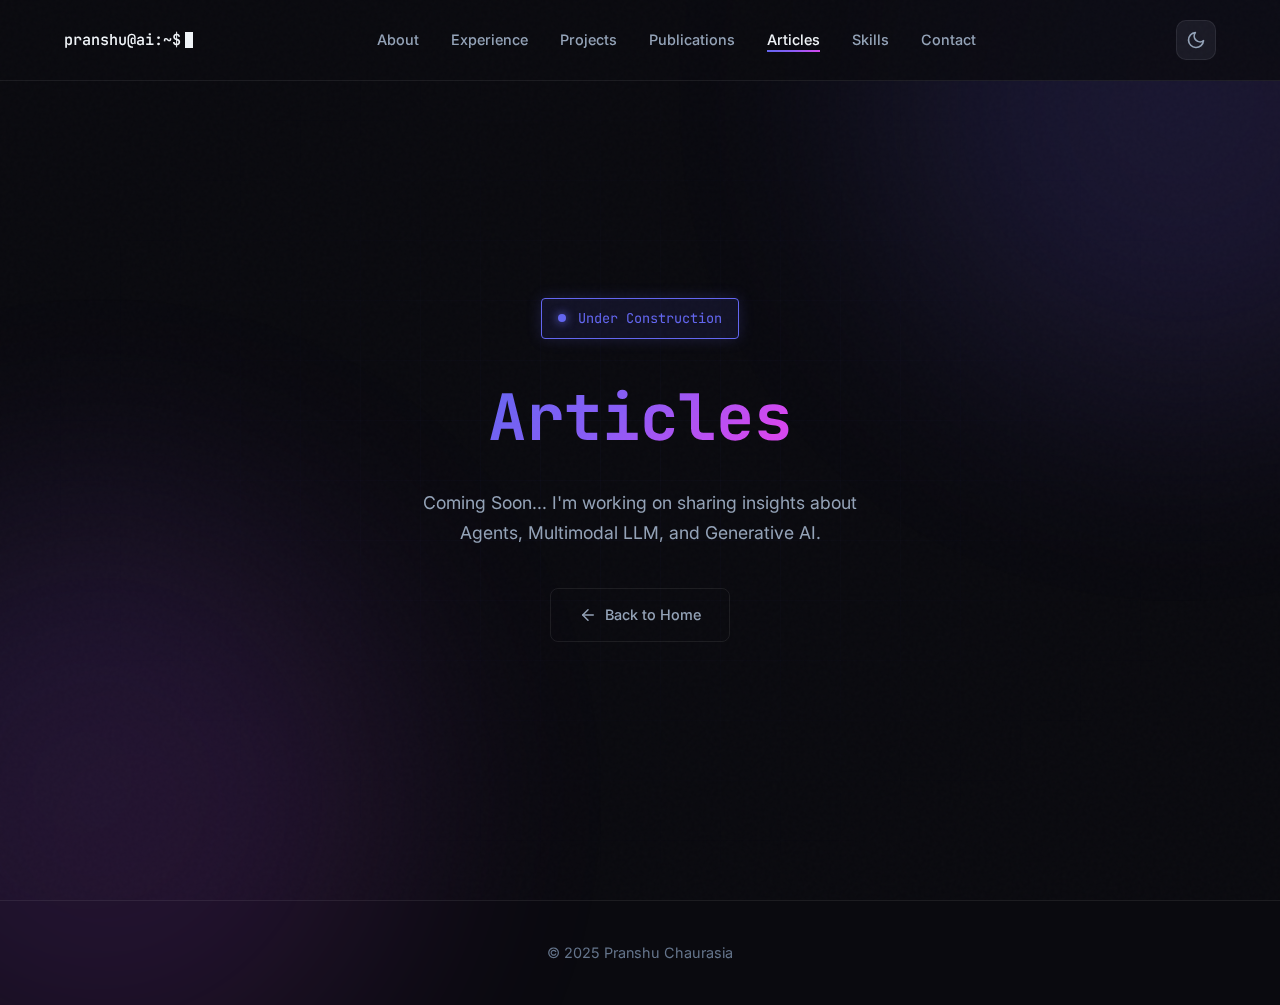
<file: articles/index.html>
<!DOCTYPE html>
<html lang="en">

<head>
    <meta charset="UTF-8">
    <meta name="viewport" content="width=device-width, initial-scale=1.0">
    <title>Articles | Pranshu Chaurasia</title>
    <meta name="description"
        content="Articles and blog posts by Pranshu Chaurasia on Agents, Multimodal LLM, and Generative AI.">

    <!-- Fonts -->
    <link rel="preconnect" href="https://fonts.googleapis.com">
    <link rel="preconnect" href="https://fonts.gstatic.com" crossorigin>
    <link
        href="https://fonts.googleapis.com/css2?family=Inter:wght@300;400;500;600;700&family=JetBrains+Mono:wght@400;500&display=swap"
        rel="stylesheet">

    <!-- Shared Styles -->
    <link rel="stylesheet" href="../assets/css/styles.css">

    <!-- Page-Specific Styles -->
    <style>
        /* =============================================
           Articles Page - Coming Soon Layout
           ============================================= */

        .page-content {
            min-height: 100vh;
            display: flex;
            flex-direction: column;
            align-items: center;
            justify-content: center;
            padding: 120px 24px 80px;
            text-align: center;
        }

        .coming-soon-badge {
            display: inline-flex;
            align-items: center;
            gap: 12px;
            padding: 8px 16px;
            background: rgba(99, 102, 241, 0.1);
            border: 1px solid var(--accent-primary);
            border-radius: 4px;
            font-size: 0.85rem;
            color: var(--accent-primary);
            margin-bottom: 24px;
            font-family: 'JetBrains Mono', monospace;
            box-shadow: 0 0 15px rgba(99, 102, 241, 0.2);
            animation: fadeInUp 0.6s ease;
        }

        .coming-soon-badge .dot {
            width: 8px;
            height: 8px;
            background: var(--accent-primary);
            border-radius: 50%;
            animation: pulse 2s infinite;
            box-shadow: 0 0 10px var(--accent-primary);
        }

        .page-title {
            font-size: clamp(2.5rem, 6vw, 4rem);
            font-weight: 700;
            margin-bottom: 16px;
            animation: fadeInUp 0.6s ease 0.1s backwards;
        }

        .page-description {
            font-size: 1.1rem;
            color: var(--text-secondary);
            max-width: 500px;
            margin-bottom: 40px;
            animation: fadeInUp 0.6s ease 0.2s backwards;
        }

        .back-link {
            animation: fadeInUp 0.6s ease 0.3s backwards;
        }

        /* Footer */
        footer {
            padding: 40px 0;
            border-top: 1px solid var(--border-color);
            text-align: center;
        }

        footer p {
            color: var(--text-muted);
            font-size: 0.9rem;
        }

        /* Responsive */
        @media (max-width: 768px) {
            .page-title {
                font-size: 2rem;
            }
        }
    </style>
</head>

<body>
    <!-- Background Effects -->
    <div class="grid-background"></div>
    <div class="noise-overlay"></div>
    <div class="glow-orb glow-orb-1"></div>
    <div class="glow-orb glow-orb-2"></div>

    <!-- Navigation -->
    <nav>
        <div class="container">
            <a href="../index.html" class="logo">
                <span class="terminal-text">pranshu@ai:~$</span>
                <span class="terminal-cursor"></span>
            </a>
            <ul class="nav-links" id="navLinks">
                <li><a href="../index.html#about">About</a></li>
                <li><a href="../index.html#experience">Experience</a></li>
                <li><a href="../index.html#projects">Projects</a></li>
                <li><a href="../index.html#publications">Publications</a></li>
                <li><a href="index.html" class="active">Articles</a></li>
                <li><a href="../index.html#skills">Skills</a></li>
                <li><a href="../index.html#contact">Contact</a></li>
            </ul>
            <button class="theme-toggle" id="themeToggle" aria-label="Toggle theme">
                <!-- Sun icon (shown in light mode) -->
                <svg class="sun-icon" xmlns="http://www.w3.org/2000/svg" width="20" height="20" viewBox="0 0 24 24"
                    fill="none" stroke="currentColor" stroke-width="2" stroke-linecap="round" stroke-linejoin="round">
                    <circle cx="12" cy="12" r="5" />
                    <line x1="12" y1="1" x2="12" y2="3" />
                    <line x1="12" y1="21" x2="12" y2="23" />
                    <line x1="4.22" y1="4.22" x2="5.64" y2="5.64" />
                    <line x1="18.36" y1="18.36" x2="19.78" y2="19.78" />
                    <line x1="1" y1="12" x2="3" y2="12" />
                    <line x1="21" y1="12" x2="23" y2="12" />
                    <line x1="4.22" y1="19.78" x2="5.64" y2="18.36" />
                    <line x1="18.36" y1="5.64" x2="19.78" y2="4.22" />
                </svg>
                <!-- Moon icon (shown in dark mode) -->
                <svg class="moon-icon" xmlns="http://www.w3.org/2000/svg" width="20" height="20" viewBox="0 0 24 24"
                    fill="none" stroke="currentColor" stroke-width="2" stroke-linecap="round" stroke-linejoin="round">
                    <path d="M21 12.79A9 9 0 1 1 11.21 3 7 7 0 0 0 21 12.79z" />
                </svg>
            </button>
            <button class="mobile-menu-btn" id="mobileMenuBtn" aria-label="Toggle menu">
                <span></span><span></span><span></span>
            </button>
        </div>
    </nav>

    <!-- Main Content -->
    <main class="page-content">
        <div class="coming-soon-badge">
            <span class="dot"></span>Under Construction
        </div>
        <h1 class="page-title">
            <span class="gradient-text">Articles</span>
        </h1>
        <p class="page-description">
            Coming Soon... I'm working on sharing insights about Agents, Multimodal LLM, and Generative AI.
        </p>
        <a href="../index.html" class="back-link">
            <svg xmlns="http://www.w3.org/2000/svg" width="18" height="18" viewBox="0 0 24 24" fill="none"
                stroke="currentColor" stroke-width="2" stroke-linecap="round" stroke-linejoin="round">
                <path d="M19 12H5" />
                <path d="m12 19-7-7 7-7" />
            </svg>
            Back to Home
        </a>
    </main>

    <!-- Footer -->
    <footer>
        <div class="container">
            <p>© 2025 Pranshu Chaurasia</p>
        </div>
    </footer>

    <!-- Scripts -->
    <script>
        // Theme toggle functionality
        const themeToggle = document.getElementById('themeToggle');
        const html = document.documentElement;

        // Safe localStorage wrapper for browsers with privacy restrictions (Brave)
        const getTheme = () => { try { return localStorage.getItem('theme'); } catch (e) { return null; } };
        const setTheme = (val) => { try { localStorage.setItem('theme', val); } catch (e) { } };

        // Check for saved theme preference or default to dark
        const savedTheme = getTheme() || 'dark';
        if (savedTheme === 'light') {
            html.setAttribute('data-theme', 'light');
        }

        themeToggle.addEventListener('click', () => {
            const currentTheme = html.getAttribute('data-theme');
            const newTheme = currentTheme === 'light' ? 'dark' : 'light';
            if (newTheme === 'dark') html.removeAttribute('data-theme');
            else html.setAttribute('data-theme', 'light');
            setTheme(newTheme);
        });

        // Mobile menu toggle
        document.getElementById('mobileMenuBtn').addEventListener('click', () => {
            document.getElementById('navLinks').classList.toggle('active');
        });
    </script>
</body>

</html>
</file>
<file: assets/css/styles.css>
/**
 * ==========================================================================
 * PRANSHU CHAURASIA - PORTFOLIO SHARED STYLES
 * ==========================================================================
 * 
 * This stylesheet contains shared styles used across all pages.
 * Organized into logical sections for easy maintenance.
 * 
 * TABLE OF CONTENTS:
 * 1. CSS Variables (Design Tokens)
 * 2. Reset & Base Styles
 * 3. Typography
 * 4. Layout (Container, Grid)
 * 5. Background Effects (Grid, Orbs)
 * 6. Navigation
 * 7. Buttons & Links
 * 8. Cards & Components
 * 9. Badges & Tags
 * 10. Animations & Keyframes
 * 11. Responsive Breakpoints
 * 
 * ==========================================================================
 */


/* ==========================================================================
   1. CSS VARIABLES (Design Tokens)
   ========================================================================== */

/* Dark Theme (Default) */
:root {
    /* Background Colors */
    --bg-primary: #0a0a0f;
    --bg-secondary: #12121a;
    --bg-tertiary: #1a1a25;

    /* Accent Colors */
    --accent-primary: #6366f1;
    --accent-secondary: #818cf8;
    --accent-glow: rgba(99, 102, 241, 0.3);

    /* Text Colors */
    --text-primary: #f1f5f9;
    --text-secondary: #94a3b8;
    --text-muted: #64748b;

    /* Border & Effects */
    --border-color: rgba(255, 255, 255, 0.08);
    --gradient-1: linear-gradient(135deg, #6366f1 0%, #8b5cf6 50%, #d946ef 100%);
    --gradient-2: linear-gradient(135deg, #0ea5e9 0%, #6366f1 100%);

    /* Status Colors */
    --success: #22c55e;

    /* Nav background */
    --nav-bg: rgba(10, 10, 15, 0.8);

    /* Grid opacity */
    --grid-opacity: 0.03;
    --orb-opacity: 0.15;
}

/* Light Theme - Soft, warm tones */
[data-theme="light"] {
    /* Background Colors - softer off-whites */
    --bg-primary: #faf9f7;
    --bg-secondary: #f5f4f2;
    --bg-tertiary: #efeee9;

    /* Text Colors */
    --text-primary: #1a1a2e;
    --text-secondary: #4a4a5a;
    --text-muted: #6b6b7a;

    /* Border & Effects */
    --border-color: rgba(0, 0, 0, 0.1);
    --accent-glow: rgba(99, 102, 241, 0.2);

    /* Nav background - slight warmth */
    --nav-bg: rgba(250, 249, 247, 0.95);

    /* Grid and orbs - subtle */
    --grid-opacity: 0.04;
    --orb-opacity: 0.06;
}

/* ==========================================================================
   THEME TOGGLE BUTTON
   ========================================================================== */

.theme-toggle {
    display: flex;
    align-items: center;
    justify-content: center;
    width: 40px;
    height: 40px;
    background: var(--bg-tertiary);
    border: 1px solid var(--border-color);
    border-radius: 10px;
    cursor: pointer;
    transition: all 0.3s ease;
    color: var(--text-secondary);
    margin-left: 16px;
}

.theme-toggle:hover {
    background: var(--accent-primary);
    border-color: var(--accent-primary);
    color: white;
    transform: translateY(-2px);
}

.theme-toggle svg {
    width: 20px;
    height: 20px;
    transition: transform 0.3s ease;
}

.theme-toggle:hover svg {
    transform: rotate(15deg);
}

/* Hide appropriate icon based on theme */
.theme-toggle .sun-icon {
    display: none;
}

.theme-toggle .moon-icon {
    display: block;
}

[data-theme="light"] .theme-toggle .sun-icon {
    display: block;
}

[data-theme="light"] .theme-toggle .moon-icon {
    display: none;
}


/* ==========================================================================
   2. RESET & BASE STYLES
   ========================================================================== */

* {
    margin: 0;
    padding: 0;
    box-sizing: border-box;
}

html {
    scroll-behavior: smooth;
}

body {
    font-family: 'Inter', -apple-system, BlinkMacSystemFont, sans-serif;
    background: var(--bg-primary);
    color: var(--text-primary);
    line-height: 1.7;
    overflow-x: hidden;
}


/* ==========================================================================
   3. TYPOGRAPHY
   ========================================================================== */

h1,
h2,
h3,
h4,
h5,
h6 {
    font-family: 'JetBrains Mono', monospace;
}

/* Gradient text effect */
.gradient-text {
    background: linear-gradient(135deg, #6366f1 0%, #8b5cf6 25%, #d946ef 50%, #8b5cf6 75%, #6366f1 100%);
    background-size: 200% auto;
    -webkit-background-clip: text;
    -webkit-text-fill-color: transparent;
    background-clip: text;
    animation: shimmer 3s linear infinite;
}


/* ==========================================================================
   4. LAYOUT
   ========================================================================== */

.container {
    max-width: 1200px;
    margin: 0 auto;
    padding: 0 24px;
}

section {
    padding: 80px 0;
}


/* ==========================================================================
   5. BACKGROUND EFFECTS
   ========================================================================== */

/* Animated grid pattern */
.grid-background {
    position: fixed;
    top: 0;
    left: 0;
    width: 100%;
    height: 100%;
    pointer-events: none;
    z-index: -2;
    background-image:
        linear-gradient(rgba(99, 102, 241, var(--grid-opacity)) 1px, transparent 1px),
        linear-gradient(90deg, rgba(99, 102, 241, var(--grid-opacity)) 1px, transparent 1px);
    background-size: 60px 60px;
    mask-image: radial-gradient(ellipse at center, black 0%, transparent 70%);
    -webkit-mask-image: radial-gradient(ellipse at center, black 0%, transparent 70%);
}

/* Noise texture overlay */
.noise-overlay {
    position: fixed;
    top: 0;
    left: 0;
    width: 100%;
    height: 100%;
    pointer-events: none;
    opacity: 0.02;
    z-index: 1000;
    background-image: url("data:image/svg+xml,%3Csvg viewBox='0 0 256 256' xmlns='http://www.w3.org/2000/svg'%3E%3Cfilter id='noise'%3E%3CfeTurbulence type='fractalNoise' baseFrequency='0.9' numOctaves='4' stitchTiles='stitch'/%3E%3C/filter%3E%3Crect width='100%25' height='100%25' filter='url(%23noise)'/%3E%3C/svg%3E");
}

/* Floating glow orbs */
.glow-orb {
    position: fixed;
    width: 600px;
    height: 600px;
    border-radius: 50%;
    filter: blur(120px);
    opacity: var(--orb-opacity);
    pointer-events: none;
    z-index: -1;
    animation: floatOrb 20s ease-in-out infinite;
}

.glow-orb-1 {
    top: -200px;
    right: -200px;
    background: linear-gradient(135deg, var(--accent-primary), #8b5cf6);
    animation-delay: 0s;
}

.glow-orb-2 {
    bottom: -200px;
    left: -200px;
    background: linear-gradient(135deg, #8b5cf6, #d946ef);
    animation-delay: -10s;
}


/* ==========================================================================
   6. NAVIGATION
   ========================================================================== */

nav {
    position: fixed;
    top: 0;
    left: 0;
    right: 0;
    z-index: 100;
    padding: 20px 0;
    background: var(--nav-bg);
    backdrop-filter: blur(20px);
    border-bottom: 1px solid var(--border-color);
    transition: all 0.3s ease;
}

nav .container {
    display: flex;
    justify-content: space-between;
    align-items: center;
}

/* Terminal-style logo */
.logo {
    font-family: 'JetBrains Mono', 'Courier New', monospace;
    font-size: 0.95rem;
    font-weight: 500;
    color: var(--text-primary);
    text-decoration: none;
    display: flex;
    align-items: center;
    gap: 2px;
    transition: color 0.3s ease;
}

.logo:hover {
    color: #00ff41;
    /* Matrix green */
}

.logo:hover .terminal-cursor {
    background: #00ff41;
}

.terminal-text {
    overflow: hidden;
    white-space: nowrap;
}

.terminal-cursor {
    display: inline-block;
    width: 8px;
    height: 16px;
    background: var(--text-primary);
    margin-left: 2px;
    animation: blink 1s step-end infinite;
}

/* Navigation links */
.nav-links {
    display: flex;
    gap: 32px;
    list-style: none;
}

.nav-links a {
    color: var(--text-secondary);
    text-decoration: none;
    font-size: 0.9rem;
    font-weight: 500;
    transition: color 0.3s ease;
    position: relative;
}

.nav-links a::after {
    content: '';
    position: absolute;
    bottom: -4px;
    left: 0;
    width: 0;
    height: 2px;
    background: var(--gradient-1);
    transition: width 0.3s ease;
}

.nav-links a:hover,
.nav-links a.active {
    color: var(--text-primary);
}

.nav-links a:hover::after,
.nav-links a.active::after {
    width: 100%;
}

/* Mobile menu button */
.mobile-menu-btn {
    display: none;
    flex-direction: column;
    gap: 5px;
    background: none;
    border: none;
    cursor: pointer;
    padding: 5px;
}

.mobile-menu-btn span {
    width: 24px;
    height: 2px;
    background: var(--text-primary);
    transition: all 0.3s ease;
}


/* ==========================================================================
   7. BUTTONS & LINKS
   ========================================================================== */

.btn {
    display: inline-flex;
    align-items: center;
    gap: 8px;
    padding: 14px 28px;
    font-size: 0.95rem;
    font-weight: 500;
    text-decoration: none;
    border-radius: 12px;
    transition: all 0.3s ease;
    cursor: pointer;
    border: none;
    font-family: 'JetBrains Mono', monospace;
    text-transform: uppercase;
    letter-spacing: 0.5px;
}

.btn-primary {
    background: var(--gradient-1);
    color: white;
    box-shadow: 0 4px 20px var(--accent-glow);
}

.btn-primary:hover {
    transform: translateY(-2px);
    box-shadow: 0 8px 30px var(--accent-glow);
}

.btn-secondary {
    background: var(--bg-tertiary);
    color: var(--text-primary);
    border: 1px solid var(--border-color);
}

.btn-secondary:hover {
    background: var(--bg-secondary);
    border-color: var(--accent-primary);
}

/* Back link for subpages */
.back-link {
    display: inline-flex;
    align-items: center;
    gap: 8px;
    padding: 14px 28px;
    background: transparent;
    border: 1px solid var(--border-color);
    border-radius: 8px;
    color: var(--text-secondary);
    text-decoration: none;
    font-size: 0.9rem;
    font-weight: 500;
    transition: all 0.3s ease;
}

.back-link:hover {
    border-color: var(--accent-primary);
    color: var(--text-primary);
    transform: translateY(-2px);
}

.back-link svg {
    width: 18px;
    height: 18px;
}


/* ==========================================================================
   8. CARDS & COMPONENTS
   ========================================================================== */

/* Section headers */
.section-header {
    text-align: center;
    margin-bottom: 64px;
}

.section-title {
    font-size: clamp(2rem, 4vw, 2.75rem);
    font-weight: 700;
    margin-bottom: 16px;
    position: relative;
    display: inline-block;
}

.section-title::before {
    content: ">";
    color: var(--accent-primary);
    margin-right: 10px;
    animation: blink 1s step-end infinite;
}

/* Generic card style */
.card {
    background: var(--bg-secondary);
    border: 1px solid var(--border-color);
    border-radius: 16px;
    padding: 28px;
    transition: all 0.3s ease;
}

.card:hover {
    border-color: var(--accent-primary);
}


/* ==========================================================================
   9. BADGES & TAGS
   ========================================================================== */

/* Status badges */
.badge {
    display: inline-flex;
    align-items: center;
    gap: 12px;
    padding: 8px 16px;
    background: rgba(99, 102, 241, 0.1);
    border: 1px solid var(--accent-primary);
    border-radius: 4px;
    font-size: 0.85rem;
    color: var(--accent-primary);
    font-family: 'JetBrains Mono', monospace;
    box-shadow: 0 0 15px rgba(99, 102, 241, 0.2);
}

.badge .dot {
    width: 8px;
    height: 8px;
    background: var(--success);
    border-radius: 50%;
    animation: pulse 2s infinite;
    box-shadow: 0 0 10px var(--success);
}

/* Skill/Tech tags */
.tag {
    padding: 6px 14px;
    background: rgba(99, 102, 241, 0.1);
    border: 1px solid rgba(99, 102, 241, 0.2);
    border-radius: 20px;
    font-size: 0.8rem;
    color: var(--accent-secondary);
    font-family: 'JetBrains Mono', monospace;
    transition: all 0.2s ease;
}

.tag:hover {
    background: rgba(99, 102, 241, 0.2);
    border-color: var(--accent-primary);
    transform: translateY(-2px);
}


/* ==========================================================================
   10. ANIMATIONS & KEYFRAMES
   ========================================================================== */

@keyframes blink {

    0%,
    100% {
        opacity: 1;
    }

    50% {
        opacity: 0;
    }
}

@keyframes pulse {

    0%,
    100% {
        opacity: 1;
    }

    50% {
        opacity: 0.5;
    }
}

@keyframes shimmer {
    to {
        background-position: 200% center;
    }
}

@keyframes fadeInUp {
    from {
        opacity: 0;
        transform: translateY(30px);
    }

    to {
        opacity: 1;
        transform: translateY(0);
    }
}

@keyframes floatOrb {

    0%,
    100% {
        transform: translate(0, 0) scale(1);
    }

    25% {
        transform: translate(50px, 30px) scale(1.1);
    }

    50% {
        transform: translate(-30px, 50px) scale(0.95);
    }

    75% {
        transform: translate(30px, -20px) scale(1.05);
    }
}

/* Fade-in animation class */
.fade-in {
    opacity: 0;
    transform: translateY(30px);
    transition: all 0.6s ease;
}

.fade-in.visible {
    opacity: 1;
    transform: translateY(0);
}


/* ==========================================================================
   11. RESPONSIVE BREAKPOINTS
   ========================================================================== */

@media (max-width: 768px) {

    /* Mobile navigation */
    .nav-links {
        display: none;
        position: absolute;
        top: 100%;
        left: 0;
        right: 0;
        flex-direction: column;
        background: var(--bg-secondary);
        padding: 24px;
        gap: 16px;
        border-bottom: 1px solid var(--border-color);
    }

    .nav-links.active {
        display: flex;
    }

    .mobile-menu-btn {
        display: flex;
    }

    /* Reduce section padding */
    section {
        padding: 60px 0;
    }
}


/* ==========================================================================
   END OF SHARED STYLES
   ========================================================================== */
</file>
